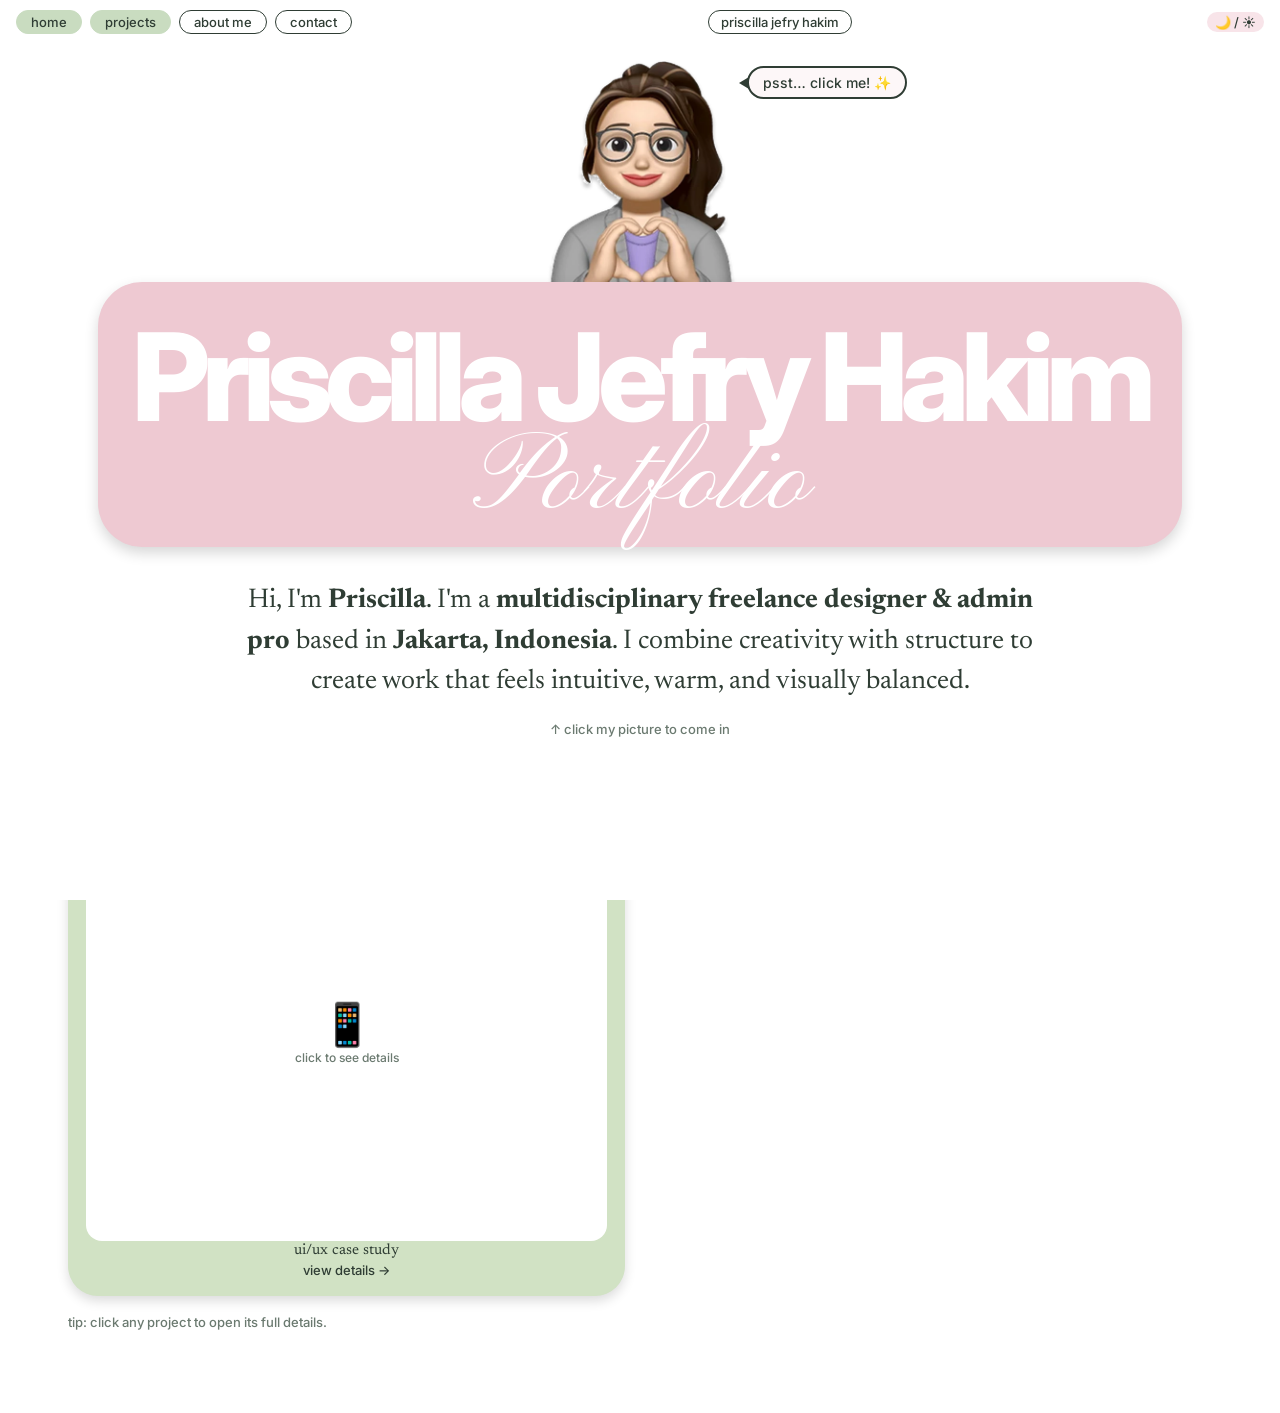
<file: index.html>
<!DOCTYPE html>
<html lang="en"><head>
<meta charset="utf-8">
<meta name="viewport" content="width=device-width, initial-scale=1, viewport-fit=cover">
<title>Priscilla Jefry Hakim · Portfolio</title>
<link href="https://fonts.googleapis.com/css2?family=Inter:wght@500;800&amp;family=Newsreader:wght@400;700&amp;family=Pinyon+Script&amp;family=Fredoka:wght@600;700&amp;display=swap" rel="stylesheet">
<link rel="stylesheet" href="style.css">
</head>
<body>

<div id="landing" class="">
  <div class="ltop"><nav class="nav" id="lnav"><a data-p="home" class="">home</a><a data-p="projects" class="">projects</a><a data-p="about" class="act">about me</a><a data-p="contact">contact</a></nav><span class="pill">priscilla jefry hakim</span><button class="tbtn tg pill">🌙 / ☀️</button></div>
  <div class="stage">
    <div class="av" onclick="nav('about')" title="Click me!">
      <img src="assets/cover-memoji.webp" alt="Priscilla's avatar">
      <div class="say">psst… click me! ✨</div>
    </div>
    <div class="title"><h1>Priscilla Jefry Hakim</h1><div class="sc">Portfolio</div></div>
    <p class="bio">Hi, I'm <b>Priscilla</b>. I'm a <b>multidisciplinary freelance designer &amp; admin pro</b> based in <b>Jakarta, Indonesia</b>. I combine creativity with structure to create work that feels intuitive, warm, and visually balanced.</p>
    <div class="hint">↑ click my picture to come in</div>
  </div>
</div>

<header class="bar">
  <nav class="nav" id="nav"><a data-p="home">home</a><a data-p="projects" class="">projects</a><a data-p="about" class="act">about me</a><a data-p="contact">contact</a></nav>
  <button class="pill" id="cover" title="Back to cover">priscilla jefry hakim</button>
  <div class="pill url"><span class="b">browser</span><span id="url">priscillajefryhakim.com/about</span><button id="theme" class="tg">🌙</button></div>
</header>

<main class="wrap">
    <section class="page on" id="projects">
    <h2 class="h">projects</h2>
    <div class="seg"><button data-k="design" class="on">🎨 design</button><button data-k="admin">📋 admin</button></div>
    <div id="k-design" class="k"><div class="grid" data-s="1"><div class="card"><button class="x" title="Remove">✕</button><div class="slot"><span>🌸<small>click to see details</small></span></div><b>bloom café branding</b><p>logo, menu &amp; packaging</p><i class="more">view details →</i><div class="dt " hidden=""><div class="slot bs"><span>🌸<small>click to add cover image</small></span></div><h3 contenteditable="">bloom café branding</h3><p class="sub" contenteditable="">logo, menu &amp; packaging</p><div class="chips"><span contenteditable="">role: your role</span><span contenteditable="">tools: Figma</span><span contenteditable="">year: 2026</span></div><h4>the story</h4><p class="long" contenteditable="">Tell the full story here: the goal, your process, and the result. Click to edit this text!</p><h4>gallery</h4><div class="gal"></div><button class="add2">+ add images</button><h4>link</h4><p contenteditable="" style="margin:0">🔗 paste your project link here</p></div></div><div class="card"><button class="x" title="Remove">✕</button><div class="slot"><span>📱<small>click to see details</small></span></div><b>pocket planner app</b><p>ui/ux case study</p><i class="more">view details →</i><div class="dt " hidden=""><div class="slot bs"><span>📱<small>click to add cover image</small></span></div><h3 contenteditable="">pocket planner app</h3><p class="sub" contenteditable="">ui/ux case study</p><div class="chips"><span contenteditable="">role: your role</span><span contenteditable="">tools: Figma</span><span contenteditable="">year: 2026</span></div><h4>the story</h4><p class="long" contenteditable="">Tell the full story here: the goal, your process, and the result. Click to edit this text!</p><h4>gallery</h4><div class="gal"></div><button class="add2">+ add images</button><h4>link</h4><p contenteditable="" style="margin:0">🔗 paste your project link here</p></div></div><div class="card"><button class="x" title="Remove">✕</button><div class="slot"><span>🎪<small>click to see details</small></span></div><b>festival poster set</b><p>print &amp; social graphics</p><i class="more">view details →</i><div class="dt " hidden=""><div class="slot bs"><span>🎪<small>click to add cover image</small></span></div><h3 contenteditable="">festival poster set</h3><p class="sub" contenteditable="">print &amp; social graphics</p><div class="chips"><span contenteditable="">role: your role</span><span contenteditable="">tools: Figma</span><span contenteditable="">year: 2026</span></div><h4>the story</h4><p class="long" contenteditable="">Tell the full story here: the goal, your process, and the result. Click to edit this text!</p><h4>gallery</h4><div class="gal"></div><button class="add2">+ add images</button><h4>link</h4><p contenteditable="" style="margin:0">🔗 paste your project link here</p></div></div></div><button class="add">+ add a design project</button></div>
    <div id="k-admin" class="k k-admin" hidden=""><div class="grid" data-s="1"><div class="card"><button class="x" title="Remove">✕</button><div class="slot"><span>📋<small>click to see details</small></span></div><b>calendar &amp; inbox system</b><p>scheduling templates</p><i class="more">view details →</i><div class="dt k-admin" hidden=""><div class="slot bs"><span>📋<small>click to add cover image</small></span></div><h3 contenteditable="">calendar &amp; inbox system</h3><p class="sub" contenteditable="">scheduling templates</p><div class="chips"><span contenteditable="">role: your role</span><span contenteditable="">tools: Figma</span><span contenteditable="">year: 2026</span></div><h4>the story</h4><p class="long" contenteditable="">Tell the full story here: the goal, your process, and the result. Click to edit this text!</p><h4>gallery</h4><div class="gal"></div><button class="add2">+ add images</button><h4>link</h4><p contenteditable="" style="margin:0">🔗 paste your project link here</p></div></div><div class="card"><button class="x" title="Remove">✕</button><div class="slot"><span>📊<small>click to see details</small></span></div><b>spreadsheet tracker</b><p>reports &amp; data</p><i class="more">view details →</i><div class="dt k-admin" hidden=""><div class="slot bs"><span>📊<small>click to add cover image</small></span></div><h3 contenteditable="">spreadsheet tracker</h3><p class="sub" contenteditable="">reports &amp; data</p><div class="chips"><span contenteditable="">role: your role</span><span contenteditable="">tools: Figma</span><span contenteditable="">year: 2026</span></div><h4>the story</h4><p class="long" contenteditable="">Tell the full story here: the goal, your process, and the result. Click to edit this text!</p><h4>gallery</h4><div class="gal"></div><button class="add2">+ add images</button><h4>link</h4><p contenteditable="" style="margin:0">🔗 paste your project link here</p></div></div><div class="card"><button class="x" title="Remove">✕</button><div class="slot"><span>💌<small>click to see details</small></span></div><b>client support flow</b><p>email templates</p><i class="more">view details →</i><div class="dt k-admin" hidden=""><div class="slot bs"><span>💌<small>click to add cover image</small></span></div><h3 contenteditable="">client support flow</h3><p class="sub" contenteditable="">email templates</p><div class="chips"><span contenteditable="">role: your role</span><span contenteditable="">tools: Figma</span><span contenteditable="">year: 2026</span></div><h4>the story</h4><p class="long" contenteditable="">Tell the full story here: the goal, your process, and the result. Click to edit this text!</p><h4>gallery</h4><div class="gal"></div><button class="add2">+ add images</button><h4>link</h4><p contenteditable="" style="margin:0">🔗 paste your project link here</p></div></div></div><button class="add">+ add an admin project</button></div>
    <p class="hint">tip: click any project to open its full details.<span class="edit-only"> Inside, you can add a cover image, story and gallery.</span></p>
  </section>

  <section class="page" id="about">
    <h2 class="h">about me</h2>
    <div class="ab">
      <div class="pro">
        <div class="ring has" title="Add your photo" style="background-image: url(&quot;assets/image-01.webp&quot;);"></div>
        <div class="slot vil has" title="Add your villager" style="background-image:url(assets/villager.webp);aspect-ratio:162/254"></div>
        <div class="hd"><span class="pl2">profile entry</span><div class="hey">HEY, IT'S</div><div class="nm" contenteditable="">PRISCILLA</div></div>
        <p class="bx" contenteditable="">I'm a multidisciplinary designer with a background in Data Science. Although my academic path was technical, my passion has always been creative work. I love combining creativity with structure, and I'm currently building my portfolio through personal and concept projects.</p>
        <img class="dc" alt="" src="assets/lotus.webp" style="left:8px;bottom:-34px;width:96px;height:auto">
      </div>
      <div class="rec" data-audio="5AM-Animal-Crossing.mp3">
        <div class="slot vin" title="Add record cover"><span>💿</span></div>
        <div><h3 contenteditable="">5AM Animal Crossing</h3><p contenteditable="">Animal Crossing</p><div style="display:flex;gap:8px;flex-wrap:wrap"><button class="btn2 pb" style="margin:0">▶ play</button><button class="btn2" id="aud" style="margin:0">🎵 add audio</button></div></div>
      </div>
      <div class="tools"><h3 class="t">TOOLS</h3><img class="dc" alt="" src="assets/jellyfish.webp" style="top:-34px;left:26px;width:83px;height:auto">
        <div class="arena" id="arena" data-balls="[{&quot;l&quot;:&quot;&quot;,&quot;bg&quot;:&quot;&quot;,&quot;img&quot;:&quot;assets/image-02.webp&quot;},{&quot;l&quot;:&quot;&quot;,&quot;bg&quot;:&quot;&quot;,&quot;img&quot;:&quot;assets/image-03.webp&quot;},{&quot;l&quot;:&quot;&quot;,&quot;bg&quot;:&quot;&quot;,&quot;img&quot;:&quot;assets/image-04.webp&quot;},{&quot;l&quot;:&quot;&quot;,&quot;bg&quot;:&quot;&quot;,&quot;img&quot;:&quot;assets/image-05.webp&quot;},{&quot;l&quot;:&quot;&quot;,&quot;bg&quot;:&quot;&quot;,&quot;img&quot;:&quot;assets/image-06.webp&quot;},{&quot;l&quot;:&quot;&quot;,&quot;bg&quot;:&quot;&quot;,&quot;img&quot;:&quot;assets/image-07.jpg&quot;},{&quot;l&quot;:&quot;&quot;,&quot;bg&quot;:&quot;&quot;,&quot;img&quot;:&quot;assets/image-08.webp&quot;},{&quot;l&quot;:&quot;&quot;,&quot;bg&quot;:&quot;&quot;,&quot;img&quot;:&quot;assets/image-09.webp&quot;},{&quot;l&quot;:&quot;&quot;,&quot;bg&quot;:&quot;&quot;,&quot;img&quot;:&quot;assets/image-10.jpg&quot;},{&quot;l&quot;:&quot;&quot;,&quot;bg&quot;:&quot;&quot;,&quot;img&quot;:&quot;assets/image-11.webp&quot;}]"></div>
        <div style="display:flex;gap:8px;flex-wrap:wrap"><button class="btn2" id="addb">+ add icon</button><button class="btn2" id="rmb">− remove last</button></div>
        <p class="hint" style="margin:8px 0 0;color:var(--ink)"><span class="edit-only">tap an icon to swap in your own picture · drop image files in here · </span>drag &amp; toss them!</p>
      </div>
      <div class="edu"><span class="bub">Education</span>
        <div class="ei">
          <div class="er"><div contenteditable="">Jakarta, Indonesia <i>2016-2020</i><br><b>Penabur International School Kelapa Gading</b></div><div class="slot has" style="background-image:url(assets/edu-logo-1.webp)"></div></div>
          <div class="er"><div contenteditable="">Pleasant Hill, CA, United States <i>2020-2022</i><br><b>Diablo Valley College</b></div><div class="slot has" style="background-image:url(assets/edu-logo-2.webp)"></div></div>
          <div class="er"><div contenteditable="">Berkeley, CA, United States <i>2022-2024</i><br><b>University of California, Berkeley</b><br><i>Bachelor of Arts</i></div><div class="slot has" style="background-image:url(assets/edu-logo-3.webp)"></div></div>
        </div>
      </div>
      <div class="hob"><span class="pl2">hobbies</span><img class="dc" alt="" src="assets/clover.webp" style="top:-44px;right:12px;width:56px;height:auto;font-size:0">
        <p contenteditable="" style="text-align:center;margin:12px 0 0">what I do for fun<br><small style="color:var(--soft)">click the folder!</small></p>
        <div class="fd" id="fd" data-s="1"><div class="tab"></div><div class="back"></div>
          
          <div class="ph has" style="--x: -85px; --r: -20deg; --y: -130px; background-image: url(&quot;assets/image-12.jpg&quot;);"><span>🎨</span><em contenteditable="">drawing</em><button class="px" title="Remove">✕</button></div><div class="ph has" style="--x: -42.5px; --r: -10deg; --y: -140px; background-image: url(&quot;assets/image-13.jpg&quot;);"><span>📓</span><em contenteditable="">journaling</em><button class="px" title="Remove">✕</button></div><div class="ph has" style="--x: 0px; --r: 0deg; --y: -150px; background-image: url(&quot;assets/image-14.jpg&quot;);"><span>🎮</span><em contenteditable="">gaming</em><button class="px" title="Remove">✕</button></div><div class="ph has" style="--x: 42.5px; --r: 10deg; --y: -140px; background-image: url(&quot;assets/image-15.jpg&quot;);"><span>➕</span><em contenteditable="">crochet</em><button class="px" title="Remove">✕</button></div><div class="ph has" style="--x: 85px; --r: 20deg; --y: -130px; background-image: url(&quot;assets/image-16.jpg&quot;);"><span>➕</span><em contenteditable="">reading<br></em><button class="px" title="Remove">✕</button></div><div class="front">hobbies</div></div>
        <button class="btn2" id="addh" style="margin-top:0">+ add hobby</button>
      </div>
      <div class="show"><h3 class="t">SHOWCASE</h3><img class="dc" alt="" src="assets/exclamation-mark.webp" style="top:-32px;left:-14px;width:48px;height:auto;filter:var(--li,none)"><div class="sg" id="sg" data-s="1"><div class="fl" data-n="1" style="z-index: 50; opacity: 1; pointer-events: auto; transform: translateY(0px) scale(1) rotate(0deg);"><div class="fi"><div class="fr2"><div class="fp"><span>🌸</span><button class="up" title="Add image">📷</button></div><b contenteditable="">bloom café</b></div><div class="bk"><p contenteditable="">Branding for a cozy café: logo, menu and packaging.</p><button class="btn2 go" style="margin:0" onclick="nav('projects')">view projects →</button><small>↻ flip back</small></div></div></div><div class="fl" data-n="2" style="z-index: 49; opacity: 1; pointer-events: auto; transform: translateY(16px) scale(0.95) rotate(2.5deg);"><div class="fi"><div class="fr2"><div class="fp"><span>📱</span><button class="up" title="Add image">📷</button></div><b contenteditable="">pocket planner</b></div><div class="bk"><p contenteditable="">A friendlier planner app, from research to UI.</p><button class="btn2 go" style="margin:0" onclick="nav('projects')">view projects →</button><small>↻ flip back</small></div></div></div><div class="fl" data-n="3" style="z-index: 48; opacity: 1; pointer-events: auto; transform: translateY(32px) scale(0.9) rotate(-2.5deg);"><div class="fi"><div class="fr2"><div class="fp"><span>🎪</span><button class="up" title="Add image">📷</button></div><b contenteditable="">festival posters</b></div><div class="bk"><p contenteditable="">Bold print and social graphics.</p><button class="btn2 go" style="margin:0" onclick="nav('projects')">view projects →</button><small>↻ flip back</small></div></div></div><div class="fl" data-n="4" style="z-index: 47; opacity: 1; pointer-events: auto; transform: translateY(48px) scale(0.85) rotate(2.5deg);"><div class="fi"><div class="fr2"><div class="fp"><span>📊</span><button class="up" title="Add image">📷</button></div><b contenteditable="">admin systems</b></div><div class="bk"><p contenteditable="">Templates that keep inboxes and sheets tidy.</p><button class="btn2 go" style="margin:0" onclick="nav('projects')">view projects →</button><small>↻ flip back</small></div></div></div></div><div class="sc2"><button class="cb" id="sprev" title="Previous">‹</button><span id="scnt">1 / 4</span><button class="cb" id="snext" title="Next">›</button><button class="btn2" id="addf" style="margin:0 0 0 auto">+ add card</button></div></div>
      <div class="fun"><h3 class="t">FUN PROJECTS</h3><img class="dc" alt="" src="assets/star.webp" style="top:-28px;right:-10px;width:58px;height:auto">
        <div class="cwrap"><button class="cb" id="cprev">◀</button><div class="car" id="car" data-s="1"><div class="card"><button class="x" title="Remove">✕</button><div class="slot"><span>🐍<small>click to see details</small></span></div><b>habit tracker</b><p>A tiny Python app that tracks daily habits.</p><i class="more">view details →</i><div class="dt " hidden=""><div class="slot bs"><span>🐍<small>click to add cover image</small></span></div><h3 contenteditable="">habit tracker</h3><p class="sub" contenteditable="">A tiny Python app that tracks daily habits.</p><div class="chips"><span contenteditable="">stack: Python</span><span contenteditable="">tools: VS Code, GitHub</span><span contenteditable="">year: 2026</span></div><h4>the story</h4><p class="long" contenteditable="">Tell the full story here: the goal, your process, and the result. Click to edit this text!</p><h4>gallery</h4><div class="gal"></div><button class="add2">+ add images</button><h4>link</h4><p contenteditable="" style="margin:0">🔗 paste your project link here</p></div></div><div class="card"><button class="x" title="Remove">✕</button><div class="slot"><span>🌐<small>click to see details</small></span></div><b>weather dashboard</b><p>A JavaScript page that shows live weather.</p><i class="more">view details →</i><div class="dt " hidden=""><div class="slot bs"><span>🌐<small>click to add cover image</small></span></div><h3 contenteditable="">weather dashboard</h3><p class="sub" contenteditable="">A JavaScript page that shows live weather.</p><div class="chips"><span contenteditable="">stack: Python</span><span contenteditable="">tools: VS Code, GitHub</span><span contenteditable="">year: 2026</span></div><h4>the story</h4><p class="long" contenteditable="">Tell the full story here: the goal, your process, and the result. Click to edit this text!</p><h4>gallery</h4><div class="gal"></div><button class="add2">+ add images</button><h4>link</h4><p contenteditable="" style="margin:0">🔗 paste your project link here</p></div></div><div class="card"><button class="x" title="Remove">✕</button><div class="slot"><span>🤖<small>click to see details</small></span></div><b>chatbot experiment</b><p>A small chatbot built with Python.</p><i class="more">view details →</i><div class="dt " hidden=""><div class="slot bs"><span>🤖<small>click to add cover image</small></span></div><h3 contenteditable="">chatbot experiment</h3><p class="sub" contenteditable="">A small chatbot built with Python.</p><div class="chips"><span contenteditable="">stack: Python</span><span contenteditable="">tools: VS Code, GitHub</span><span contenteditable="">year: 2026</span></div><h4>the story</h4><p class="long" contenteditable="">Tell the full story here: the goal, your process, and the result. Click to edit this text!</p><h4>gallery</h4><div class="gal"></div><button class="add2">+ add images</button><h4>link</h4><p contenteditable="" style="margin:0">🔗 paste your project link here</p></div></div><div class="card"><button class="x" title="Remove">✕</button><div class="slot"><span>📈<small>click to see details</small></span></div><b>data viz project</b><p>Charts built from a real dataset.</p><i class="more">view details →</i><div class="dt " hidden=""><div class="slot bs"><span>📈<small>click to add cover image</small></span></div><h3 contenteditable="">data viz project</h3><p class="sub" contenteditable="">Charts built from a real dataset.</p><div class="chips"><span contenteditable="">stack: Python</span><span contenteditable="">tools: VS Code, GitHub</span><span contenteditable="">year: 2026</span></div><h4>the story</h4><p class="long" contenteditable="">Tell the full story here: the goal, your process, and the result. Click to edit this text!</p><h4>gallery</h4><div class="gal"></div><button class="add2">+ add images</button><h4>link</h4><p contenteditable="" style="margin:0">🔗 paste your project link here</p></div></div></div><button class="cb" id="cnext">▶</button></div>
        <button class="btn2" id="addfun" style="margin-top:10px">+ add coding project</button></div>
    </div>
  </section>

  <section class="page" id="contact">
    <div class="stage2">
      <div class="dots"><i class="p" style="left:calc(50% - 250px);top:130px"></i><i class="g" style="left:calc(50% - 270px);top:190px;animation-delay:.4s"></i><i class="g" style="left:calc(50% - 252px);top:250px;animation-delay:.8s"></i><i class="p" style="left:calc(50% - 246px);top:310px;animation-delay:1.2s"></i>
      <i class="p" style="left:calc(50% + 214px);top:430px"></i><i class="g" style="left:calc(50% + 236px);top:490px;animation-delay:.5s"></i><i class="g" style="left:calc(50% + 218px);top:550px;animation-delay:.9s"></i><i class="p" style="left:calc(50% + 210px);top:610px;animation-delay:1.3s"></i></div>
      <div class="phone"><div class="screen"><div class="notch"></div>
        <img class="pav" id="pav" alt="Priscilla" src="assets/contact-memoji.webp">
        <div class="pn">Priscilla Jefry Hakim</div>
        <div class="msg me2" contenteditable="" style="animation-delay:.3s">Got an idea? Hit me up! I promise I'm nicer than I look</div>
        <div class="msg you" contenteditable="" style="animation-delay:.8s">Let's chat</div>
        <div class="cc" id="cc"><div class="cci">
          <div class="cf1" id="cf1"><div><div style="font-size:54px">💌</div><b>let's work together</b><span>tap the card to write me a message</span></div></div>
          <div class="cf2"><div class="hr"><span>write me a note</span><button type="button" id="cback" title="Flip back">↻</button></div>
            <form id="cf" style="display:contents">
              <div class="r2"><input name="name" placeholder="your name" required="" autocomplete="name"><input name="email" type="email" placeholder="your email" required="" autocomplete="email"></div>
              <input name="subject" placeholder="title of your email" required="">
              <textarea name="message" placeholder="write your message…" required=""></textarea>
              <input name="_honey" style="display:none" tabindex="-1" autocomplete="off">
              <button class="send" type="submit">send 💌</button><small id="cst"></small>
            </form></div>
        </div></div>
      </div></div>
    </div>
  </section>
</main>

<div id="ov"><div class="ovw"><button class="pill" id="ovback">← back</button><div id="ovb"></div></div></div>

<div id="own"><input id="pw" type="password" placeholder="owner passcode" autocomplete="off" hidden=""><button id="savebtn" title="Download the updated site as index.html">💾 save</button><button id="lock" title="Owner edit mode">🔒</button></div>
<div id="toast" class="">saved! upload index.html to GitHub</div>

<script src="script.js"></script>
</body>
</html>
</file>
<file: style.css>
:root{--bg:#fff;--card:#fdf7f8;--pink:#eec9d2;--pink2:#f8e4e9;--green:#c9dcc0;--green2:#e8f1e3;--ink:#2f3d34;--soft:#6b7a70;--line:#ead9dd;--cg:#d1e2c4;--sg:#a8c0a0;--tp:#f4ccd8;--ed:#f4dce2;--hb:#fff8f4;
box-sizing:border-box;padding-top:env(safe-area-inset-top,0px);padding-bottom:env(safe-area-inset-bottom,0px)}
@media (prefers-color-scheme:dark){:root:not([data-theme="light"]){--bg:#1c231f;--card:#26302a;--pink:#7a5360;--pink2:#3a2d32;--green:#56715e;--green2:#27332b;--ink:#f2ebe8;--soft:#aebbb2;--line:#3a4a40;--cg:#56715e;--sg:#4a6652;--tp:#7a5360;--ed:#3a2d32;--hb:#26302a;--li:invert(1)}}
:root[data-theme="dark"]{--bg:#1c231f;--card:#26302a;--pink:#7a5360;--pink2:#3a2d32;--green:#56715e;--green2:#27332b;--ink:#f2ebe8;--soft:#aebbb2;--line:#3a4a40;--cg:#56715e;--sg:#4a6652;--tp:#7a5360;--ed:#3a2d32;--hb:#26302a;--li:invert(1)}
*{box-sizing:border-box}
html{scroll-padding-top:env(safe-area-inset-top,0px)}
body{margin:0;background:var(--bg);color:var(--ink);font-family:'Newsreader',Georgia,serif;font-size:18px;transition:background .3s}
button{font:inherit;color:inherit;cursor:pointer}
.pill{font:500 13px 'Inter',Arial,sans-serif;border:1.5px solid var(--ink);border-radius:99px;padding:3px 12px;background:var(--bg);color:var(--ink);text-decoration:none;display:inline-flex;gap:8px;align-items:center}
.nav{display:flex;gap:8px;flex-wrap:wrap}
.nav a{font:500 13px 'Inter',Arial,sans-serif;border:1.5px solid var(--ink);border-radius:99px;padding:3px 14px;cursor:pointer;color:var(--ink);background:var(--bg)}
.nav a:hover{background:var(--pink2)}
.nav a.act{background:var(--green);border-color:var(--green)}
.bar{position:sticky;top:env(safe-area-inset-top,0px);z-index:15;background:var(--bg);display:flex;justify-content:space-between;align-items:center;gap:10px;flex-wrap:wrap;padding:10px 16px}
.url{padding:2px 4px 2px 10px}.url .b{border-right:1.5px solid var(--ink);padding-right:8px}
#theme,.tbtn{border:0;background:var(--pink2);border-radius:99px;padding:2px 8px}
.wrap{max-width:1180px;margin:0 auto;padding:10px 18px 70px}
/* landing */
#landing{position:fixed;inset:0;z-index:20;background:var(--bg);overflow:auto;transition:opacity .6s,transform .6s,visibility .6s}
#landing.gone{opacity:0;transform:scale(1.08);visibility:hidden;pointer-events:none}
.ltop{display:flex;justify-content:space-between;align-items:center;gap:10px;flex-wrap:wrap;padding:10px 16px}
.stage{max-width:1120px;margin:0 auto;padding:6px 18px 60px;text-align:center}
.av{position:relative;width:fit-content;margin:10px auto -28px;cursor:pointer}
.av img{display:block;height:clamp(150px,22vw,250px);animation:bob 2.6s ease-in-out infinite;transition:transform .2s}
.av:hover img{transform:scale(1.06) rotate(-2deg)}
@keyframes bob{50%{transform:translateY(-8px)}}
.say{position:absolute;left:100%;top:6px;margin-left:10px;white-space:nowrap;background:var(--card);border:2px solid var(--ink);border-radius:20px;padding:6px 14px;font:500 14px 'Inter',Arial,sans-serif;animation:bob 2s ease-in-out infinite}
.say:before{content:"";position:absolute;left:-10px;bottom:8px;border:6px solid transparent;border-right:10px solid var(--ink);border-left:0}
.title{position:relative;z-index:2;background:var(--pink);border-radius:44px;box-shadow:0 6px 14px rgba(0,0,0,.16);padding:clamp(14px,3vw,34px) 14px 10px}
.title h1{margin:0;font:800 clamp(34px,9.6vw,122px)/1 'Inter',Arial,sans-serif;letter-spacing:-.065em;color:#fff}
.title .sc{font:400 clamp(42px,9vw,110px)/1 'Pinyon Script',cursive;color:#fff;margin-top:-.1em}
.bio{max-width:800px;margin:34px auto 0;font-size:clamp(18px,2.3vw,27px);line-height:1.5}
.hint{margin-top:18px;font:500 13px 'Inter',Arial,sans-serif;color:var(--soft)}
/* pages */
.page{display:none}.page.on{display:block;animation:pop .35s}
@keyframes pop{from{opacity:0;transform:translateY(10px)}}
h2.h{font:800 clamp(30px,6vw,54px)/1 'Inter',Arial,sans-serif;letter-spacing:-.05em;margin:18px 0 14px}
.tc{position:relative;background:var(--card);border:2px solid var(--line);border-radius:28px;padding:34px 22px 20px;margin-top:22px}
.tc>.lb{position:absolute;top:-14px;left:22px;background:var(--green);color:#2f3d34;font:800 15px 'Inter',Arial,sans-serif;letter-spacing:-.02em;border-radius:99px;padding:3px 16px}
.big{background:var(--green2);border-radius:40px;padding:6px 18px 24px}
.two{display:grid;grid-template-columns:1fr 1fr;gap:18px}
.ring{width:min(100%,260px);aspect-ratio:1;margin:22px auto 0;border-radius:50%;border:10px solid var(--pink);background:var(--pink2) center/cover;display:grid;place-items:center;cursor:pointer;font-size:60px}
.chips span{display:inline-block;margin:4px 4px 0 0;padding:2px 14px;border-radius:99px;background:var(--pink2);border:1.5px solid var(--pink);font:500 13px 'Inter',Arial,sans-serif}
.seg{display:inline-flex;border:1.5px solid var(--ink);border-radius:99px;padding:3px;gap:4px;font:500 14px 'Inter',Arial,sans-serif;margin:6px 0 4px}
.seg button{border:0;background:transparent;border-radius:99px;padding:4px 16px}
.seg button.on{background:var(--pink)}.seg button.on[data-k=admin]{background:var(--green)}
.grid{display:grid;grid-template-columns:repeat(auto-fill,minmax(230px,1fr));gap:16px;margin-top:14px}
.card{position:relative;background:var(--card);border:2px solid var(--line);border-radius:26px;padding:12px;transition:transform .15s}
.card:hover{transform:translateY(-4px)}
.slot{aspect-ratio:4/3;border-radius:18px;background:var(--pink2) center/cover;display:grid;place-items:center;text-align:center;cursor:pointer;font-size:42px;border:2px dashed var(--pink)}
.k-admin .slot{background-color:var(--green2);border-color:var(--green)}
.slot small{display:block;font:500 12px 'Inter',Arial,sans-serif;color:var(--soft)}
.slot.has{border-style:solid}.slot.has span{display:none}
.card b{display:block;margin:10px 4px 0;font:800 17px 'Inter',Arial,sans-serif;letter-spacing:-.03em}
.card p{margin:2px 4px 4px;color:var(--soft);font-size:15px}
.x{position:absolute;top:6px;right:8px;border:0;background:var(--bg);border-radius:50%;width:24px;height:24px;font-size:12px;opacity:0}.card:hover .x{opacity:1}
.add,.add2,.btn2{margin-top:14px;font:500 14px 'Inter',Arial,sans-serif;border:2px dashed var(--ink);background:transparent;border-radius:99px;padding:6px 18px}
.links a{display:inline-block;margin:6px 8px 0 0;padding:6px 20px;border-radius:99px;background:var(--pink);color:#2f3d34;font:500 15px 'Inter',Arial,sans-serif;text-decoration:none}
.links a:nth-child(even){background:var(--green)}
.cta{display:flex;gap:14px;flex-wrap:wrap;justify-content:center;margin-top:26px}
.cta button{font:800 20px 'Inter',Arial,sans-serif;letter-spacing:-.03em;border:0;border-radius:30px;padding:18px 30px;color:#2f3d34;background:var(--pink)}
.cta button+button{background:var(--green)}
[contenteditable]:focus{outline:2px dashed var(--pink);outline-offset:2px;border-radius:6px}
#ov{position:fixed;inset:0;z-index:30;background:var(--bg);overflow:auto;opacity:0;visibility:hidden;transform:translateY(24px);transition:.3s;padding-top:env(safe-area-inset-top,0px);padding-bottom:env(safe-area-inset-bottom,0px)}
#ov.on{opacity:1;visibility:visible;transform:none}
.ovw{max-width:860px;margin:0 auto;padding:14px 18px 70px}
.bs{aspect-ratio:16/10;font-size:64px;border-radius:30px;margin-top:16px}
.dt h3{font:800 clamp(28px,6vw,48px)/1.05 'Inter',Arial,sans-serif;letter-spacing:-.05em;margin:18px 0 4px}
.dt .sub{color:var(--soft);margin:0 0 10px;font-size:20px}
.dt h4{font:800 18px 'Inter',Arial,sans-serif;letter-spacing:-.03em;margin:26px 0 8px}
.dt .long{line-height:1.6;font-size:20px;margin:0}
.gal{display:grid;grid-template-columns:repeat(auto-fill,minmax(180px,1fr));gap:12px;margin-bottom:10px}
.gi{position:relative}.gi img{width:100%;border-radius:18px;display:block}.gi:hover .x{opacity:1}
.card{cursor:pointer}
.more{display:block;margin:2px 4px 4px;font:500 13px 'Inter',Arial,sans-serif;font-style:normal}

.ab{display:grid;gap:42px 24px;grid-template-columns:1.25fr 1fr 1fr;grid-template-areas:"pro rec tools" "edu hob tools" "fun fun show";margin-top:46px}
.ab>*{min-width:0;position:relative}
.dc{position:absolute;font-size:44px;pointer-events:none;z-index:6}
.pl2{display:inline-block;border:2px solid var(--ink);background:var(--bg);border-radius:99px;padding:2px 18px;font:500 22px 'Inter',Arial,sans-serif}
.pro{grid-area:pro;background:var(--green);border-radius:34px;padding:20px}
.pro .ring{position:absolute;top:-34px;left:-14px;width:140px;margin:0;border-width:8px;font-size:44px}
.pro .vil{position:absolute;right:12px;top:-40px;width:92px;aspect-ratio:3/4;font-size:44px;border-radius:34px 34px 14px 14px;z-index:3}
.hd{margin:0 100px 0 126px;min-height:92px}
.hey{color:#fff;font:500 20px 'Inter',Arial,sans-serif;margin-top:6px}
.nm{color:#fff;font:800 clamp(30px,4vw,46px)/1 'Inter',Arial,sans-serif;letter-spacing:-.02em}
.bx{background:var(--bg);border-radius:14px;padding:12px 14px;margin:14px 0 0;font-size:16px;line-height:1.4}
.rec{grid-area:rec;background:var(--bg);border:2px solid var(--line);border-radius:28px;padding:16px;display:flex;gap:16px;align-items:center;box-shadow:0 4px 12px rgba(0,0,0,.06)}
.rec h3{margin:0;font:500 clamp(20px,2.4vw,30px)/1.1 'Inter',Arial,sans-serif}.rec p{margin:4px 0 10px;font:14px 'Inter',Arial,sans-serif;color:var(--soft)}
.vin{width:118px;aspect-ratio:1;border-radius:50%;flex:none;position:relative;font-size:48px}
.vin:after{content:"";position:absolute;inset:41%;border-radius:50%;background:var(--bg);border:2px solid var(--line)}
.vin.has+*{}.spin{animation:spin 3s linear infinite}
@keyframes spin{to{transform:rotate(360deg)}}
.tools{grid-area:tools;background:var(--pink);border:2px dashed #fff;box-shadow:0 0 0 5px var(--pink);border-radius:30px;padding:60px 16px 16px;display:flex;flex-direction:column;margin:5px}
.ab h3.t{position:absolute;top:10px;left:0;right:0;text-align:center;margin:0;font:800 36px 'Inter',Arial,sans-serif;letter-spacing:.1em;color:#fff}
.arena{position:relative;flex:1;min-height:360px;background:var(--pink2);border-radius:16px;overflow:hidden;touch-action:none}
.ball{position:absolute;left:0;top:0;width:64px;height:64px;border-radius:50%;display:grid;place-items:center;font:800 11px 'Inter',Arial,sans-serif;color:#2f3d34;border:3px solid #fff;box-shadow:0 3px 8px rgba(0,0,0,.22);cursor:grab;touch-action:none;user-select:none;background:#fff center/cover}
.ball:active{cursor:grabbing}
.edu{grid-area:edu;background:var(--ed);border-radius:30px;padding:48px 14px 14px}
.bub{position:absolute;top:-24px;left:-8px;background:#3d9bff;color:#fff;font:600 28px 'Inter',Arial,sans-serif;border-radius:22px 22px 22px 4px;padding:6px 22px}
.ei{background:var(--bg);border-radius:22px;padding:16px;display:grid;gap:16px;font:15px/1.3 'Inter',Arial,sans-serif}
.er{display:flex;justify-content:space-between;align-items:center;gap:10px}
.er .slot{width:46px;aspect-ratio:1;flex:none;font-size:22px;border-radius:12px}
.hob{grid-area:hob;background:var(--hb);border:2px solid var(--line);border-radius:30px;padding:26px 18px 20px;min-height:450px;display:flex;flex-direction:column;align-items:center;gap:12px}
.hob .pl2{position:absolute;top:-20px;left:50%;transform:translateX(-50%);font-size:26px}
.fd{position:relative;width:230px;height:170px;margin-top:auto;cursor:pointer}
.fd .back{position:absolute;inset:18px 0 0;background:var(--green);border-radius:6px 16px 16px 16px}
.fd .tab{position:absolute;top:0;left:0;width:90px;height:30px;background:var(--green);border-radius:12px 12px 0 0}
.fd .front{position:absolute;left:0;right:0;bottom:0;height:125px;background:var(--pink);border-radius:8px 8px 18px 18px;z-index:5;transition:transform .4s;transform-origin:bottom;box-shadow:0 -3px 10px rgba(0,0,0,.1);display:grid;place-items:center;font:800 20px 'Inter',Arial,sans-serif;color:#fff}
.fd.open .front{transform:perspective(500px) rotateX(-20deg)}
.ph{position:absolute;left:50%;bottom:30px;width:112px;height:134px;margin-left:-56px;background:#fff center/cover;border:6px solid #fff;border-radius:8px;box-shadow:0 4px 10px rgba(0,0,0,.22);transition:transform .55s cubic-bezier(.3,1.5,.5,1);z-index:2;display:grid;place-items:center;font-size:30px;background-color:var(--pink2)}
.fd.open .ph{transform:translate(var(--x),-150px) rotate(var(--r))}
.ph.has span{display:none}
.show{grid-area:show;background:var(--sg);border-radius:30px;padding:60px 14px 16px;box-shadow:0 4px 12px rgba(0,0,0,.1)}
.sg{display:grid;grid-template-columns:1fr 1fr;gap:10px;background:var(--green2);border-radius:16px;padding:10px;margin-bottom:10px}
.fl{perspective:800px;aspect-ratio:1;cursor:pointer}
.fi{position:relative;width:100%;height:100%;transition:transform .6s;transform-style:preserve-3d}
.fl.f .fi{transform:rotateY(180deg)}
.fr2,.bk{position:absolute;inset:0;backface-visibility:hidden;-webkit-backface-visibility:hidden;border-radius:16px;padding:8px;display:flex;flex-direction:column;gap:4px;overflow:hidden;border:2px solid var(--line)}
.fr2{background:var(--card)}.bk{background:var(--pink2);transform:rotateY(180deg);font-size:12px;line-height:1.3}
.bk p{margin:0;flex:1;overflow:auto}.bk small{text-align:center;color:var(--soft)}
.fp{flex:1;border-radius:10px;background:var(--pink2) center/cover;display:grid;place-items:center;font-size:32px;position:relative}
.fp.has span{display:none}
.up{position:absolute;top:3px;right:3px;border:0;background:var(--bg);border-radius:50%;width:24px;height:24px;font-size:12px;padding:0}
.fr2 b{font:800 13px 'Inter',Arial,sans-serif;letter-spacing:-.02em;text-align:center}
.fun{grid-area:fun;background:var(--cg);border-radius:30px;padding:46px 22px 22px;box-shadow:0 4px 12px rgba(0,0,0,.06)}
.fun h3.t{position:absolute;top:-24px;left:16px;margin:0;font:800 40px 'Inter',Arial,sans-serif;color:var(--green);-webkit-text-stroke:7px var(--bg);paint-order:stroke fill}
.fun ul{list-style:none;margin:0 0 10px;padding:0;display:flex;flex-wrap:wrap;gap:10px}
.fun li{background:var(--bg);border-radius:99px;padding:6px 16px;font:15px 'Inter',Arial,sans-serif}

.cwrap{display:flex;align-items:center;gap:8px}
.car{flex:1;min-width:0;display:flex;gap:14px;overflow-x:auto;scroll-snap-type:x mandatory;padding:8px 4px 12px;scrollbar-width:none}
.car::-webkit-scrollbar{display:none}
.car .card{flex:0 0 min(250px,72%);scroll-snap-align:start}
.cb{flex:none;width:38px;height:38px;border-radius:50%;border:2px solid var(--ink);background:var(--bg);font-size:14px;padding:0}
#projects h2.h{text-align:center;font:700 clamp(46px,10vw,96px)/1 'Fredoka','Inter',sans-serif;letter-spacing:.01em;color:var(--bg);-webkit-text-stroke:11px var(--ink);paint-order:stroke fill;margin:10px 0 18px}
#projects .seg{display:flex;width:fit-content;margin:0 auto 34px}
.k .grid{display:block;columns:2;column-gap:30px;margin-top:34px}
.k .card{background:var(--cg);border:0;border-radius:30px;padding:46px 18px 14px;margin:0 0 56px;break-inside:avoid;box-shadow:0 5px 12px rgba(0,0,0,.14)}
.k-admin .card{background:var(--pink)}
.k .card .slot{background-color:var(--bg);background-size:contain;background-repeat:no-repeat;background-position:center;border:0;aspect-ratio:1/.8;border-radius:16px}
.k .card b{position:absolute;top:-22px;left:10px;right:10px;margin:0;text-align:center;font:700 clamp(20px,3.2vw,38px)/1.05 'Fredoka','Inter',sans-serif;text-transform:uppercase;color:#fff;-webkit-text-stroke:10px var(--pink);paint-order:stroke fill;pointer-events:none}
.k-admin .card b{-webkit-text-stroke-color:var(--green)}
.k .card p,.k .card .more{text-align:center;color:var(--ink)}
@media (max-width:720px){.k .grid{columns:1}}

.stage2{position:relative;overflow:hidden;background:var(--card);border-radius:44px;padding:50px 14px;margin-top:16px}
.dots i{position:absolute;width:34px;height:34px;border-radius:50%;opacity:.75;animation:bob 3.2s ease-in-out infinite}
.dots .p{background:var(--pink)}.dots .g{background:var(--green)}
.phone{position:relative;width:min(340px,100%);margin:0 auto;background:#0d0d0d;border-radius:54px;padding:10px;box-shadow:0 18px 40px rgba(0,0,0,.25),inset 0 0 0 2px #444}
.screen{position:relative;background:var(--bg);border-radius:44px;padding:46px 16px 20px;min-height:680px;display:flex;flex-direction:column;gap:12px;overflow:hidden}
.notch{position:absolute;top:0;left:50%;transform:translateX(-50%);width:42%;height:26px;background:#0d0d0d;border-radius:0 0 18px 18px}
.pav{width:72px;height:72px;border-radius:50%;object-fit:cover;object-position:top;margin:6px auto 0;display:block;background:var(--pink2)}
.pn{text-align:center;font:500 20px 'Inter',Arial,sans-serif;margin-bottom:6px}
.msg{max-width:84%;padding:10px 16px;border-radius:22px;font:500 17px/1.25 'Inter',Arial,sans-serif;animation:pop .45s backwards}
.me2{align-self:flex-end;background:#3d9bff;color:#fff;border-bottom-right-radius:6px}
.you{align-self:flex-start;background:var(--line);color:var(--ink);border-bottom-left-radius:6px}
.cc{perspective:900px;flex:1;min-height:350px;margin-top:6px}
.cci{position:relative;width:100%;height:100%;min-height:350px;transition:transform .7s;transform-style:preserve-3d}
.cc.f .cci{transform:rotateY(180deg)}
.cf1,.cf2{position:absolute;inset:0;border-radius:24px;backface-visibility:hidden;-webkit-backface-visibility:hidden;padding:16px}
.cf1{background:linear-gradient(135deg,var(--pink),var(--green));display:grid;place-items:center;text-align:center;cursor:pointer;color:var(--ink);box-shadow:0 6px 14px rgba(0,0,0,.14)}
.cf1 b{display:block;font:700 28px/1.1 'Fredoka','Inter',sans-serif;margin:6px 0}
.cf1 span{font:500 14px 'Inter',Arial,sans-serif}
.cf2{background:var(--pink2);transform:rotateY(180deg);display:flex;flex-direction:column;gap:7px;overflow:hidden;border:2px solid var(--line)}
.cf2 .hr{display:flex;justify-content:space-between;align-items:center;font:700 18px 'Fredoka','Inter',sans-serif}
.cf2 .hr button{border:0;background:var(--bg);border-radius:50%;width:28px;height:28px;padding:0}
.cf2 .r2{display:grid;grid-template-columns:1fr 1fr;gap:7px}
.cf2 input,.cf2 textarea{width:100%;font:15px 'Inter',Arial,sans-serif;color:var(--ink);background:var(--bg);border:1.5px solid var(--line);border-radius:12px;padding:8px 10px;outline:0}
.cf2 input:focus,.cf2 textarea:focus{border-color:var(--green)}
.cf2 textarea{flex:1;min-height:90px;resize:none}
.cf2 .send{border:0;border-radius:99px;padding:9px;background:#3d9bff;color:#fff;font:600 15px 'Inter',Arial,sans-serif}
.cf2 small{text-align:center;color:var(--soft);font:12px 'Inter',Arial,sans-serif;min-height:16px}

.ab{isolation:isolate}
.hob{min-height:500px}
.ph{height:150px;border-bottom-width:34px}
.fd.open .ph{transform:translate(var(--x),var(--y,-150px)) rotate(var(--r))}
.ph em{position:absolute;left:0;right:0;bottom:-28px;text-align:center;font:600 12px 'Inter',Arial,sans-serif;font-style:normal;color:#2f3d34;white-space:nowrap}
.px{position:absolute;top:-14px;right:-14px;width:22px;height:22px;border-radius:50%;border:0;background:var(--ink);color:var(--bg);font-size:11px;padding:0;display:none}
.fd.open .px{display:block}
.sg{position:relative;display:block;height:360px;background:none;padding:0;margin:0 0 10px}
.sg .fl{position:absolute;inset:0 7% 54px;aspect-ratio:auto;transition:transform .55s cubic-bezier(.3,1.2,.5,1),opacity .4s}
.sg .fr2 b{font-size:18px}.sg .bk{font-size:15px}
.sc2{display:flex;align-items:center;gap:10px;font:500 14px 'Inter',Arial,sans-serif}

body:not(.edit) :is(.add,.add2,#addfun,#addf,#addh,#addb,#rmb,#aud,.x,.px,.up,.edit-only,.bs small){display:none!important}
#own{position:fixed;right:12px;bottom:calc(12px + env(safe-area-inset-bottom,0px));z-index:12;display:flex;gap:6px;align-items:center}
#lock,#savebtn{border:1.5px solid var(--ink);background:var(--bg);color:var(--ink);border-radius:99px;padding:4px 12px;font:500 12px 'Inter',Arial,sans-serif;opacity:.6}
#lock:hover,body.edit #lock{opacity:1}
#pw{font:13px 'Inter',Arial,sans-serif;border:1.5px solid var(--ink);border-radius:99px;padding:5px 12px;background:var(--bg);color:var(--ink);width:140px;outline:0}

.pro{container-type:inline-size}
.hd{margin:0 0 0 126px}
.hd .pl2,.hd .hey{margin-right:100px}
.nm{white-space:nowrap;font-size:clamp(22px,3.3vw,40px);font-size:clamp(22px,calc((100cqw - 175px)/6.3),46px)}

.er{gap:14px}
.er .slot{width:92px;height:62px;aspect-ratio:auto;border-radius:14px;padding:8px;background-color:#fff;background-size:contain;background-repeat:no-repeat;background-position:center;background-origin:content-box;border:1.5px solid var(--line)}

.pro .vil.has{width:104px;top:-54px;right:14px;background-color:transparent;border:0;border-radius:0;background-size:contain;background-repeat:no-repeat;background-position:center bottom;filter:drop-shadow(0 4px 6px rgba(0,0,0,.22))}

@font-face{font-family:'Bilya Base';src:url(assets/fonts/Bilya-Base.ttf) format('truetype');font-display:swap}
@font-face{font-family:'Bilya Outline';src:url(assets/fonts/Bilya-Outline.ttf) format('truetype');font-display:swap}
:is(.nm,.show h3.t,.fun h3.t,#projects h2.h,.k .card>b){font-family:'Bilya Base','Fredoka',sans-serif!important;font-weight:400!important;color:var(--b1,#fff)!important;-webkit-text-stroke:0!important;paint-order:normal!important;text-shadow:none!important}
:is(.nm,.show h3.t,.fun h3.t,#projects h2.h,.k .card>b)::after{content:attr(data-t);position:absolute;inset:0;font-family:'Bilya Outline','Fredoka',sans-serif;color:var(--b2,#2f3d34);-webkit-text-stroke:.015em var(--b2,#2f3d34);text-align:inherit;pointer-events:none;white-space:inherit}
.nm,#projects h2.h{position:relative}
.nm{letter-spacing:0;font-size:clamp(22px,3.3vw,40px);font-size:clamp(22px,calc((100cqw - 175px)/7.1),48px)}
.show h3.t,.fun h3.t{letter-spacing:.03em}
.show h3.t{font-size:36px}.fun h3.t{font-size:42px}
.k .card>b{font-size:clamp(20px,2.7vw,32px);line-height:1;--b2:var(--pink)}
.k-admin .card>b{--b2:var(--green)}

.nm{--b2:#fff;--sw:2px}
.show h3.t{--b2:#fff;--sw:2px}
.fun h3.t{--b1:var(--green);--b2:#fff;--sw:4px}
#projects h2.h{--sw:6px}
.k .card>b{--sw:3.5px}

:is(.nm,.show h3.t,.fun h3.t,#projects h2.h,.k .card>b){isolation:isolate}
:is(.nm,.show h3.t,.fun h3.t,#projects h2.h,.k .card>b)::before{content:attr(data-t);position:absolute;inset:0;z-index:-1;font-family:'Bilya Base','Fredoka',sans-serif;color:var(--b2,#2f3d34);-webkit-text-stroke:calc(var(--t,0em)*2) var(--b2,#2f3d34);text-align:inherit;pointer-events:none;white-space:inherit}
.show,.fun,.k .card{container-type:inline-size}
.nm{--b2:#fff;--t:0em;font-size:clamp(18px,5.4cqw,30px);line-height:1}
.show h3.t{--b2:#fff;--t:0em;top:19px;font-size:clamp(14px,6.2cqw,26px);line-height:1}
.fun h3.t{--b1:var(--sg);--b2:#fff;--t:.2em;top:-.55em;left:5.4cqw;font-size:clamp(16px,2.95cqw,32px);line-height:1}
#projects h2.h{--b1:#fcfcfc;--b2:#2c3830;--t:.25em;font-size:clamp(30px,3.1vw,48px);line-height:1;margin:14px 0 28px}
.k .card>b{--t:.3em;--b2:var(--tp);top:-.53em;font-size:clamp(16px,5.05cqw,34px);line-height:1}
.k-admin .card>b{--b2:var(--green)}

#savebtn{opacity:1;background:var(--pink)}
body:not(.edit) #savebtn{display:none}
#toast{position:fixed;left:50%;bottom:calc(60px + env(safe-area-inset-bottom,0px));transform:translateX(-50%);background:var(--ink);color:var(--bg);font:500 13px 'Inter',Arial,sans-serif;padding:8px 16px;border-radius:99px;z-index:40;opacity:0;pointer-events:none;transition:opacity .3s;max-width:90vw;text-align:center}
#toast.on{opacity:1}

.fd.open .ph:hover{transform:translate(var(--x),calc(var(--y,-150px) - 14px)) rotate(0deg) scale(1.25);z-index:4}
@media (max-width:900px){.ab{grid-template-columns:1fr;grid-template-areas:"pro" "rec" "tools" "edu" "hob" "show" "fun"}.pro{margin-top:30px}}
@media (max-width:720px){.two{grid-template-columns:1fr}.url .b,#url{display:none}.say{white-space:normal;width:98px;font-size:12px;padding:5px 10px;left:calc(100% - 12px);top:-4px}}
@media (prefers-reduced-motion:reduce){*{animation:none!important}}
</file>
